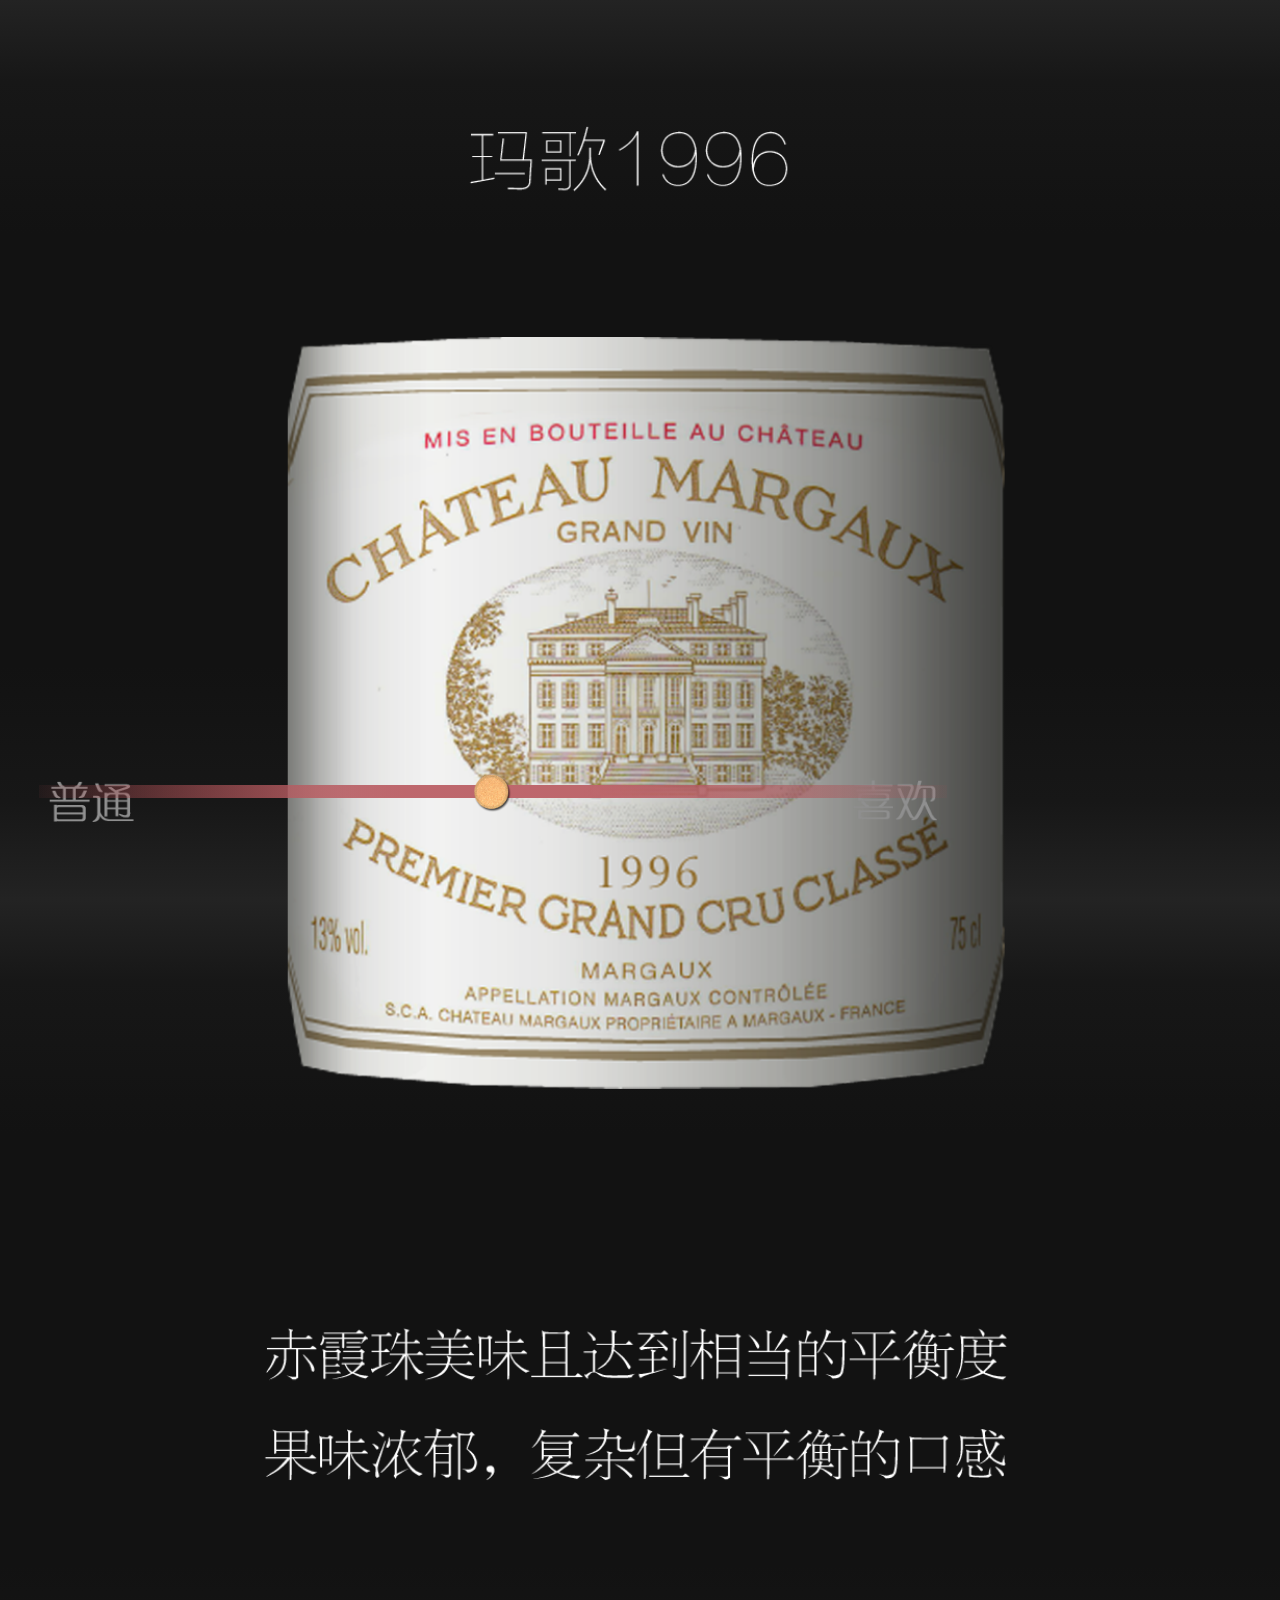
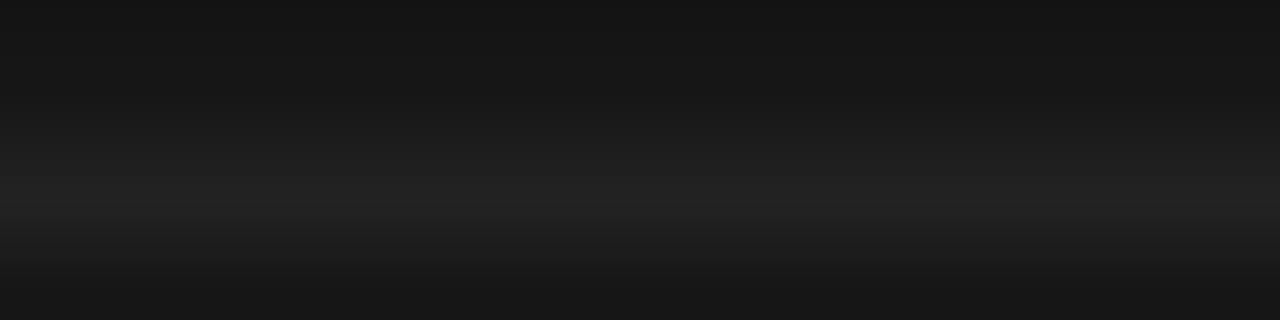
<file: winepages/1996.html>
<!doctype html>
<html lang="en">
<head>
  <meta charset="utf-8">
  <meta http-equiv="x-ua-compatible" content="ie=edge">
  <title>玛歌 1996</title>
  <meta name="description" content="">
  <meta name="viewport" content="width=device-width, initial-scale=1">
  <link rel="apple-touch-icon" href="apple-touch-icon.png">

  <link rel="stylesheet" href="css/lib/foundation/foundation.css">
  <!-- <link rel="stylesheet" href="css/lib/foundation/normalize.css"> -->
  <link rel="stylesheet" href="css/index.css">
  <link rel="stylesheet" href="css/personalresult.css">

</head>
<body data-role="4" >
  <div id="main-content">
    <div id="main-content-container">
      <div id="wine-text-container" class="text-center">
        <img id="wine-text" src="src/bg-1996.png">
      </div>

      <div id="wine-score-container">  
        <div id="wine-score-slider" class="range-slider" data-slider data-options="start: 0; end: 10; step:1">
          <span class="range-slider-handle" role="slider" tabindex="0"></span>
          <span class="range-slider-active-segment"></span>
          <div id="gradient-bg"></div>
          <input type="hidden">
        </div>
        <img id="wine-label" src="src/label.png">
      </div>

    </div>
  </div>


  <div id="s-main-content" class="clearfix">
    <div id="s-header" class="text-center">
      <img src="src/personal/header.png">
    </div>

    <div id="s-score-cotianer" class="text-center clearfix">
      <ul class="small-block-grid-1">
        <li>
          <div class='content-column text-center clearfix'>
            <div class="content-imgs">
               <img class="s-name" src="src/personal/name-2010.png">
               <img class="wine-logo" src="src/logo-2010.png">
            </div>
            <div class="content-score text-center clearfix">
              <div class="score-div-bg">
                <div class="score-div"></div>
              </div>
            </div>
           
          </div>
        </li>

        <li>
          <div class='content-column text-center clearfix'>
            <div class="content-imgs">
               <img class="s-name" src="src/personal/name-2008.png">
               <img class="wine-logo" src="src/logo-2008.png">
            </div>
            <div class="content-score text-center clearfix">
              <div class="score-div-bg">
                <div class="score-div"></div>
              </div>
            </div>
           
          </div>
        </li>

        <li>
          <div class='content-column text-center clearfix'>
            <div class="content-imgs">
               <img class="s-name" src="src/personal/name-2003.png">
               <img class="wine-logo" src="src/logo-2003.png">
            </div>
            <div class="content-score text-center clearfix">
              <div class="score-div-bg">
                <div class="score-div"></div>
              </div>
            </div>
           
          </div>
        </li>

        <li>
          <div class='content-column text-center clearfix'>
            <div class="content-imgs">
               <img class="s-name" src="src/personal/name-2004.png">
               <img class="wine-logo" src="src/logo-2004.png">
            </div>
            <div class="content-score text-center clearfix">
              <div class="score-div-bg">
                <div class="score-div"></div>
              </div>
            </div>
           
          </div>
        </li>

        <li>
          <div class='content-column text-center clearfix'>
            <div class="content-imgs">
               <img class="s-name" src="src/personal/name-1996.png">
               <img class="wine-logo" src="src/logo-1996.png">
            </div>
            <div class="content-score text-center clearfix">
              <div class="score-div-bg">
                <div class="score-div"></div>
              </div>
            </div>
          </div>
        </li>
      </ul>
    </div>

    <div id="s-footer" class="text-center">
      <img src="src/personal/footer.png">
    </div>
  </div>
  <!-- <canvas id="myChart" width="400" height="400"></canvas> -->
  <script src="js/lib/jquery/jquery.js"></script>
  <script src="js/lib/jquery/jquery.cookie.js"></script>
  <script src="js/ServiceHelper.js"></script>
  <script src="js/lib/foundation/foundation.min.js"></script>
  <script src="js/lib/foundation/foundation/foundation.slider.js"></script>

	<script src="js/vote.js"></script>
</body>
</html>
</file>
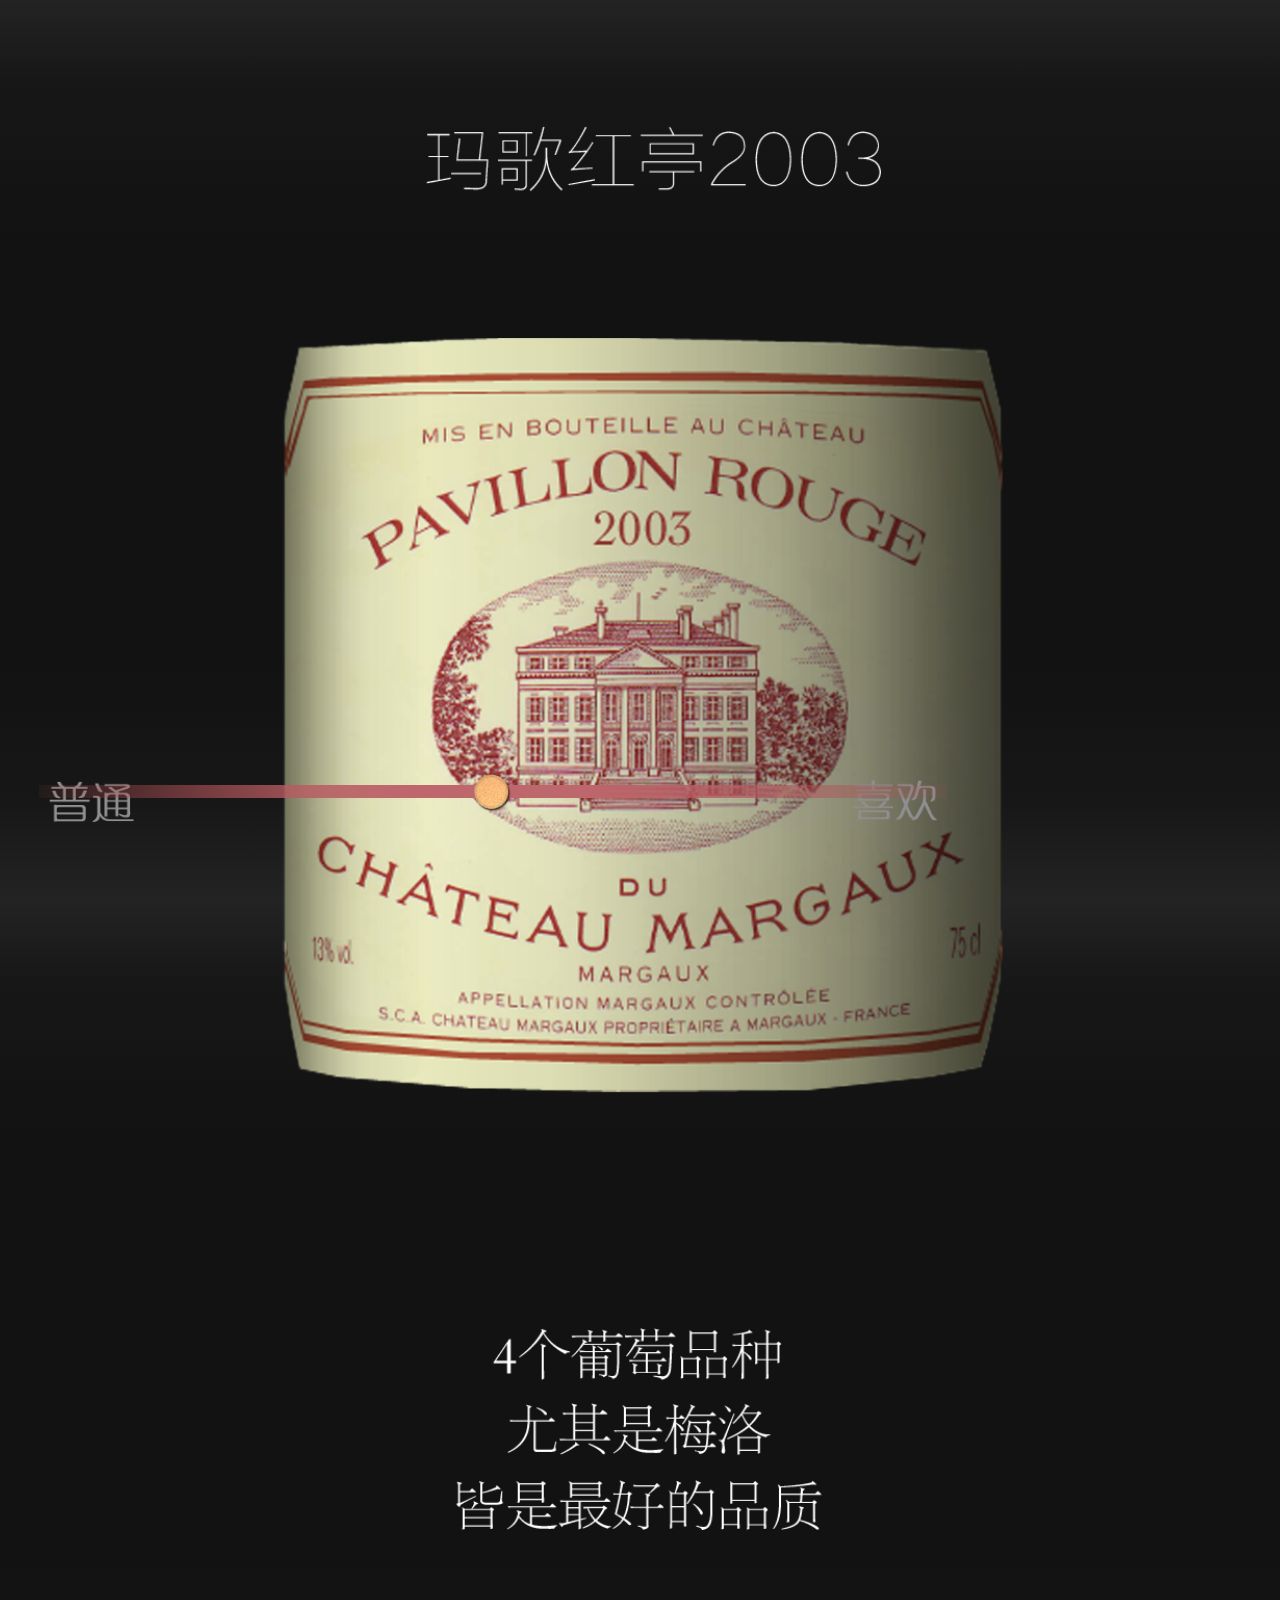
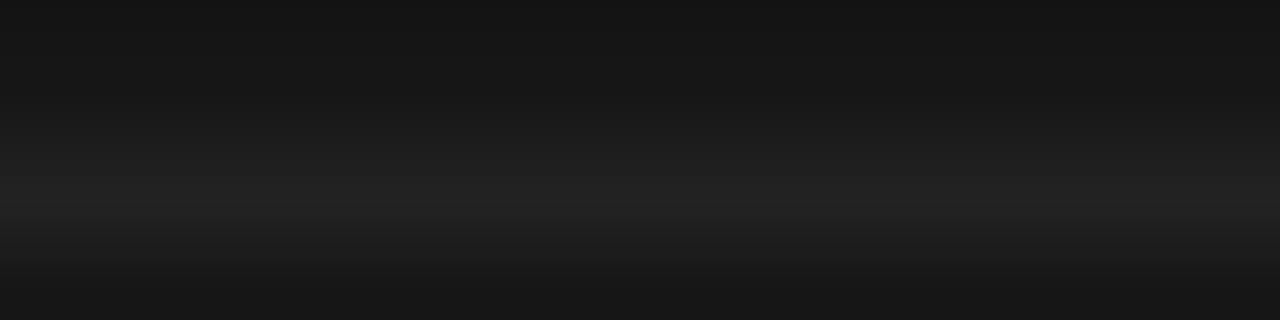
<file: winepages/2003.html>
<!doctype html>
<html lang="en">
<head>
  <meta charset="utf-8">
  <meta http-equiv="x-ua-compatible" content="ie=edge">
  <title>玛歌红亭 2003</title>
  <meta name="description" content="">
  <meta name="viewport" content="width=device-width, initial-scale=1">
  <link rel="apple-touch-icon" href="apple-touch-icon.png">

  <link rel="stylesheet" href="css/lib/foundation/foundation.css">
  <link rel="stylesheet" href="css/lib/foundation/normalize.css">
  <link rel="stylesheet" href="css/index.css">

</head>
<body data-role="2">
  <div id="main-content">
    <div id="main-content-container">
      <div id="wine-text-container" class="text-center">
        <img id="wine-text" src="src/bg-2003.png">
      </div>

      <div id="wine-score-container">  
        <div id="wine-score-slider" class="range-slider" data-slider data-options="start: 0; end: 10; step:1">
          <span class="range-slider-handle" role="slider" tabindex="0"></span>
          <span class="range-slider-active-segment"></span>
          <div id="gradient-bg"></div>
          <input type="hidden">
        </div>
        <img id="wine-label" src="src/label.png">
      </div>

    </div>
  </div>
  <!-- <canvas id="myChart" width="400" height="400"></canvas> -->
  <script src="js/lib/jquery/jquery.js"></script>
  <script src="js/lib/jquery/jquery.cookie.js"></script>
  <script src="js/ServiceHelper.js"></script>
  <script src="js/lib/foundation/foundation.min.js"></script>
  <script src="js/lib/foundation/foundation/foundation.slider.js"></script>

	<script src="js/vote.js"></script>
</body>
</html>
</file>
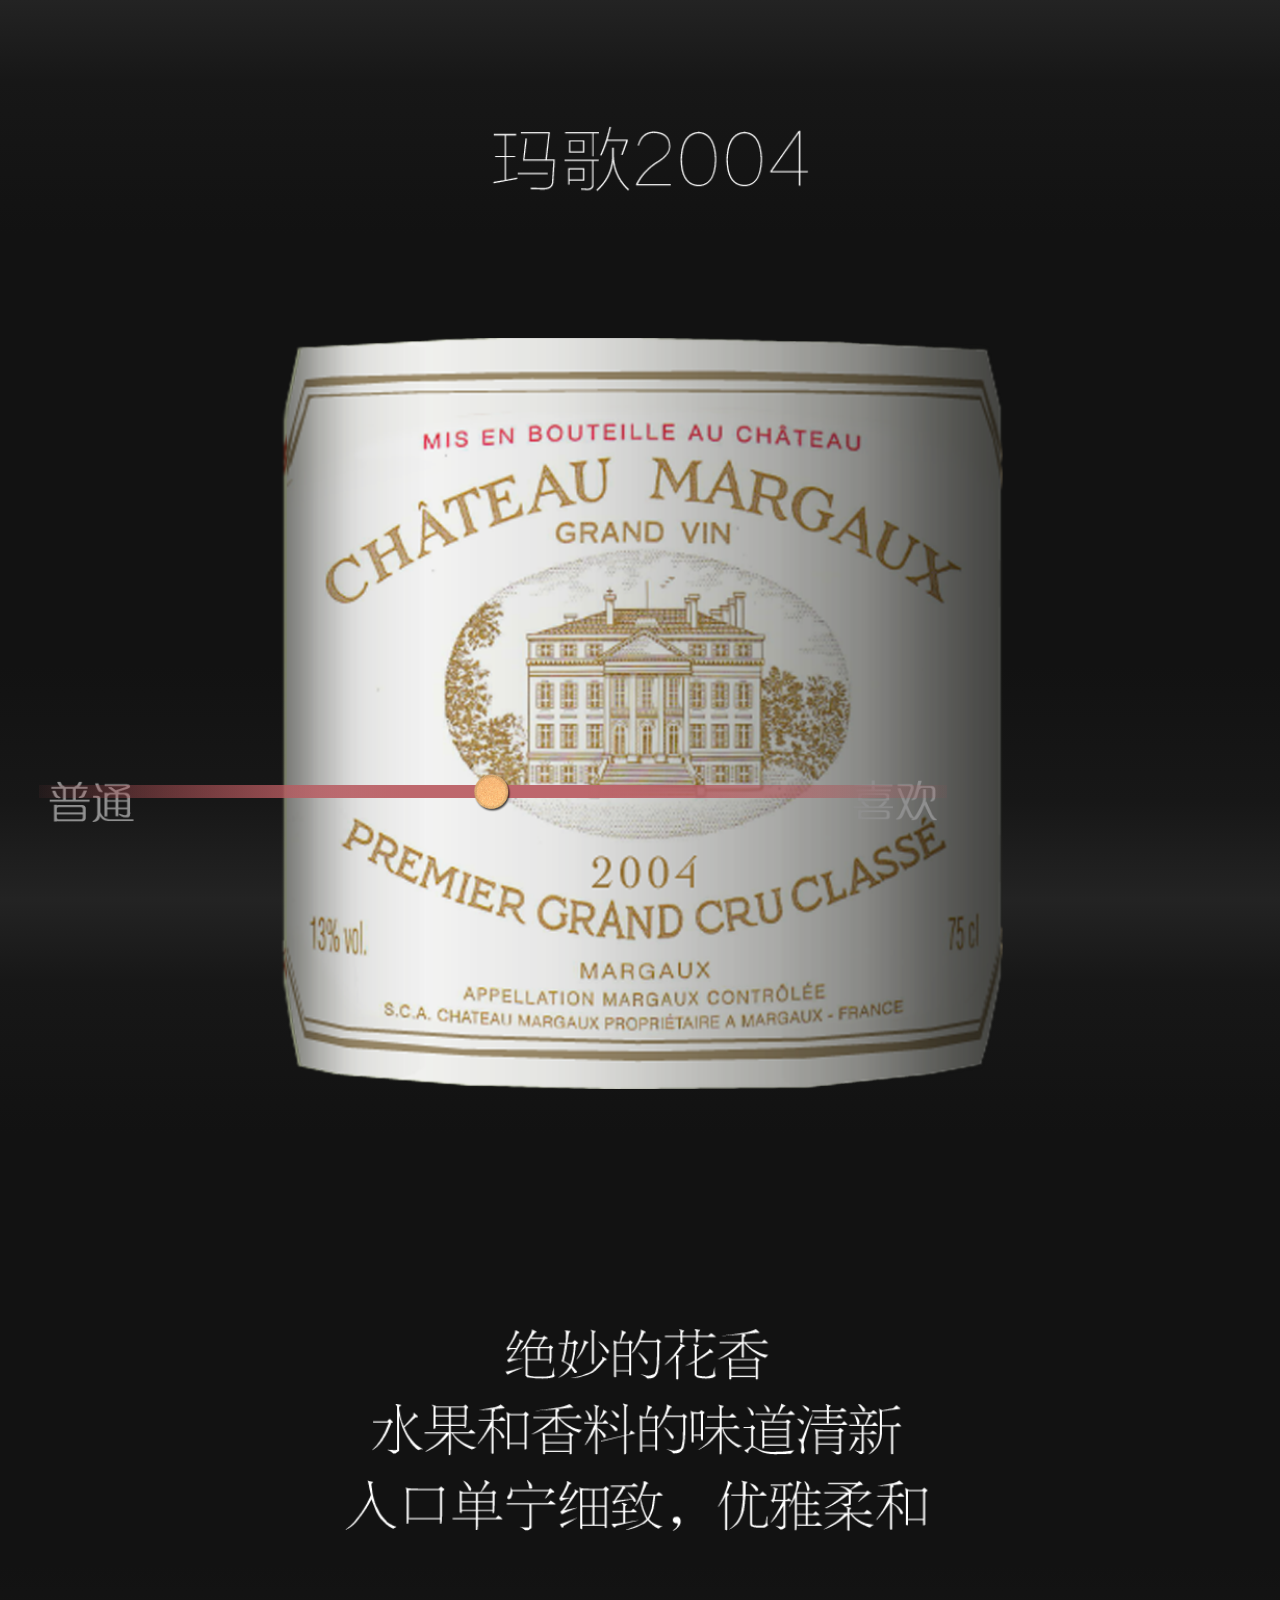
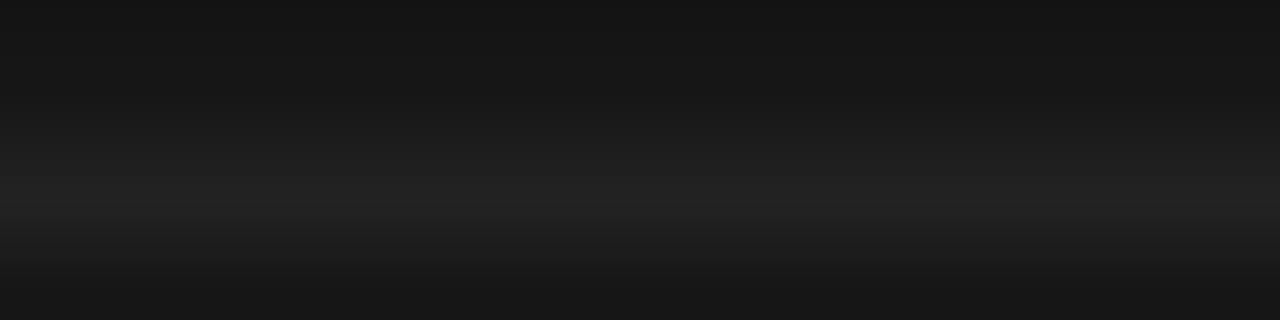
<file: winepages/2004.html>
<!doctype html>
<html lang="en">
<head>
  <meta charset="utf-8">
  <meta http-equiv="x-ua-compatible" content="ie=edge">
  <title>玛歌 2004</title>
  <meta name="description" content="">
  <meta name="viewport" content="width=device-width, initial-scale=1">
  <link rel="apple-touch-icon" href="apple-touch-icon.png">

  <link rel="stylesheet" href="css/lib/foundation/foundation.css">
  <link rel="stylesheet" href="css/lib/foundation/normalize.css">
  <link rel="stylesheet" href="css/index.css">

</head>
<body data-role="3">
  <div id="main-content">
    <div id="main-content-container">
      <div id="wine-text-container" class="text-center">
        <img id="wine-text" src="src/bg-2004.png">
      </div>

      <div id="wine-score-container">  
        <div id="wine-score-slider" class="range-slider" data-slider data-options="start: 0; end: 10; step:1">
          <span class="range-slider-handle" role="slider" tabindex="0"></span>
          <span class="range-slider-active-segment"></span>
          <div id="gradient-bg"></div>
          <input type="hidden">
        </div>
        <img id="wine-label" src="src/label.png">
      </div>

    </div>
  </div>
  <!-- <canvas id="myChart" width="400" height="400"></canvas> -->
  <script src="js/lib/jquery/jquery.js"></script>
  <script src="js/lib/jquery/jquery.cookie.js"></script>
  <script src="js/ServiceHelper.js"></script>
  <script src="js/lib/foundation/foundation.min.js"></script>
  <script src="js/lib/foundation/foundation/foundation.slider.js"></script>

	<script src="js/vote.js"></script>
</body>
</html>
</file>
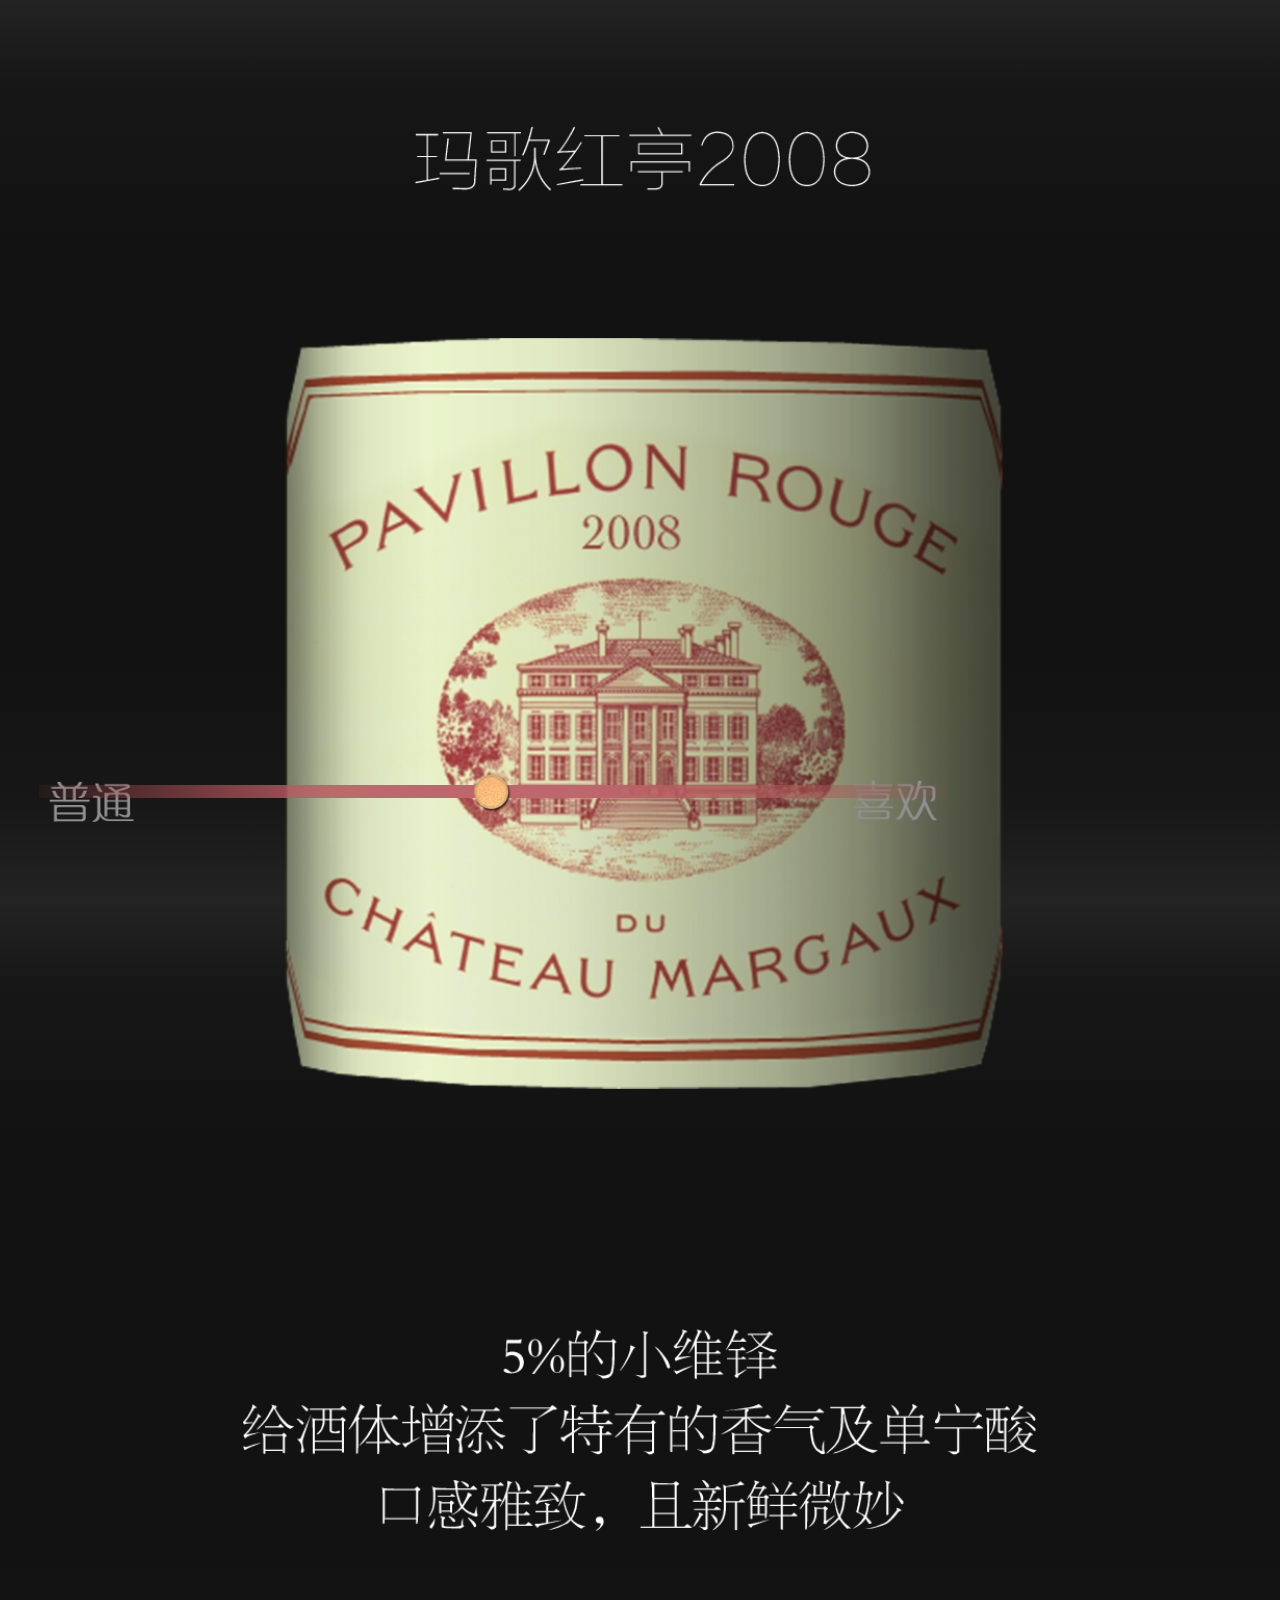
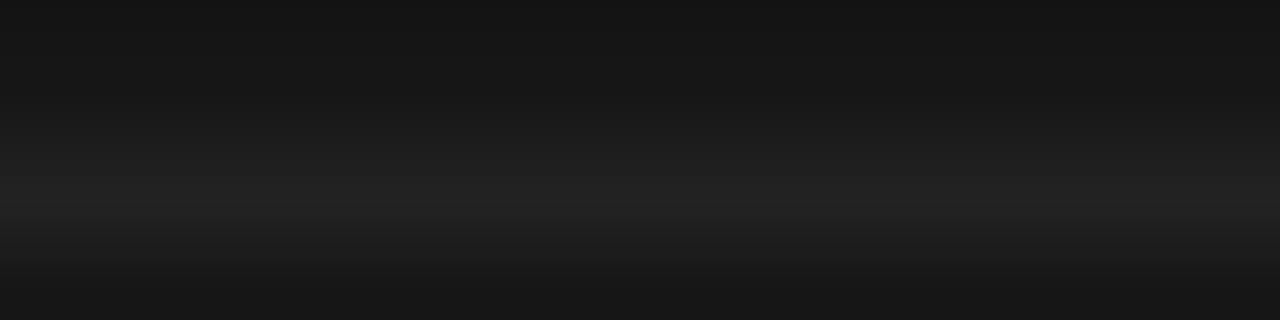
<file: winepages/2008.html>
<!doctype html>
<html lang="en">
<head>
  <meta charset="utf-8">
  <meta http-equiv="x-ua-compatible" content="ie=edge">
  <title>玛歌红亭 2008</title>
  <meta name="description" content="">
  <meta name="viewport" content="width=device-width, initial-scale=1">
  <link rel="apple-touch-icon" href="apple-touch-icon.png">

  <link rel="stylesheet" href="css/lib/foundation/foundation.css">
  <link rel="stylesheet" href="css/lib/foundation/normalize.css">
  <link rel="stylesheet" href="css/index.css">

</head>
<body data-role="1">
  <div id="main-content">
    <div id="main-content-container">
      <div id="wine-text-container" class="text-center">
        <img id="wine-text" src="src/bg-2008.png">
      </div>

      <div id="wine-score-container">  
        <div id="wine-score-slider" class="range-slider" data-slider data-options="start: 0; end: 10; step:1">
          <span class="range-slider-handle" role="slider" tabindex="0"></span>
          <span class="range-slider-active-segment"></span>
          <div id="gradient-bg"></div>
          <input type="hidden">
        </div>
        <img id="wine-label" src="src/label.png">
      </div>

    </div>
  </div>
  <!-- <canvas id="myChart" width="400" height="400"></canvas> -->
  <script src="js/lib/jquery/jquery.js"></script>
  <script src="js/lib/jquery/jquery.cookie.js"></script>
  <script src="js/ServiceHelper.js"></script>
  <script src="js/lib/foundation/foundation.min.js"></script>
  <script src="js/lib/foundation/foundation/foundation.slider.js"></script>

	<script src="js/vote.js"></script>
</body>
</html>
</file>
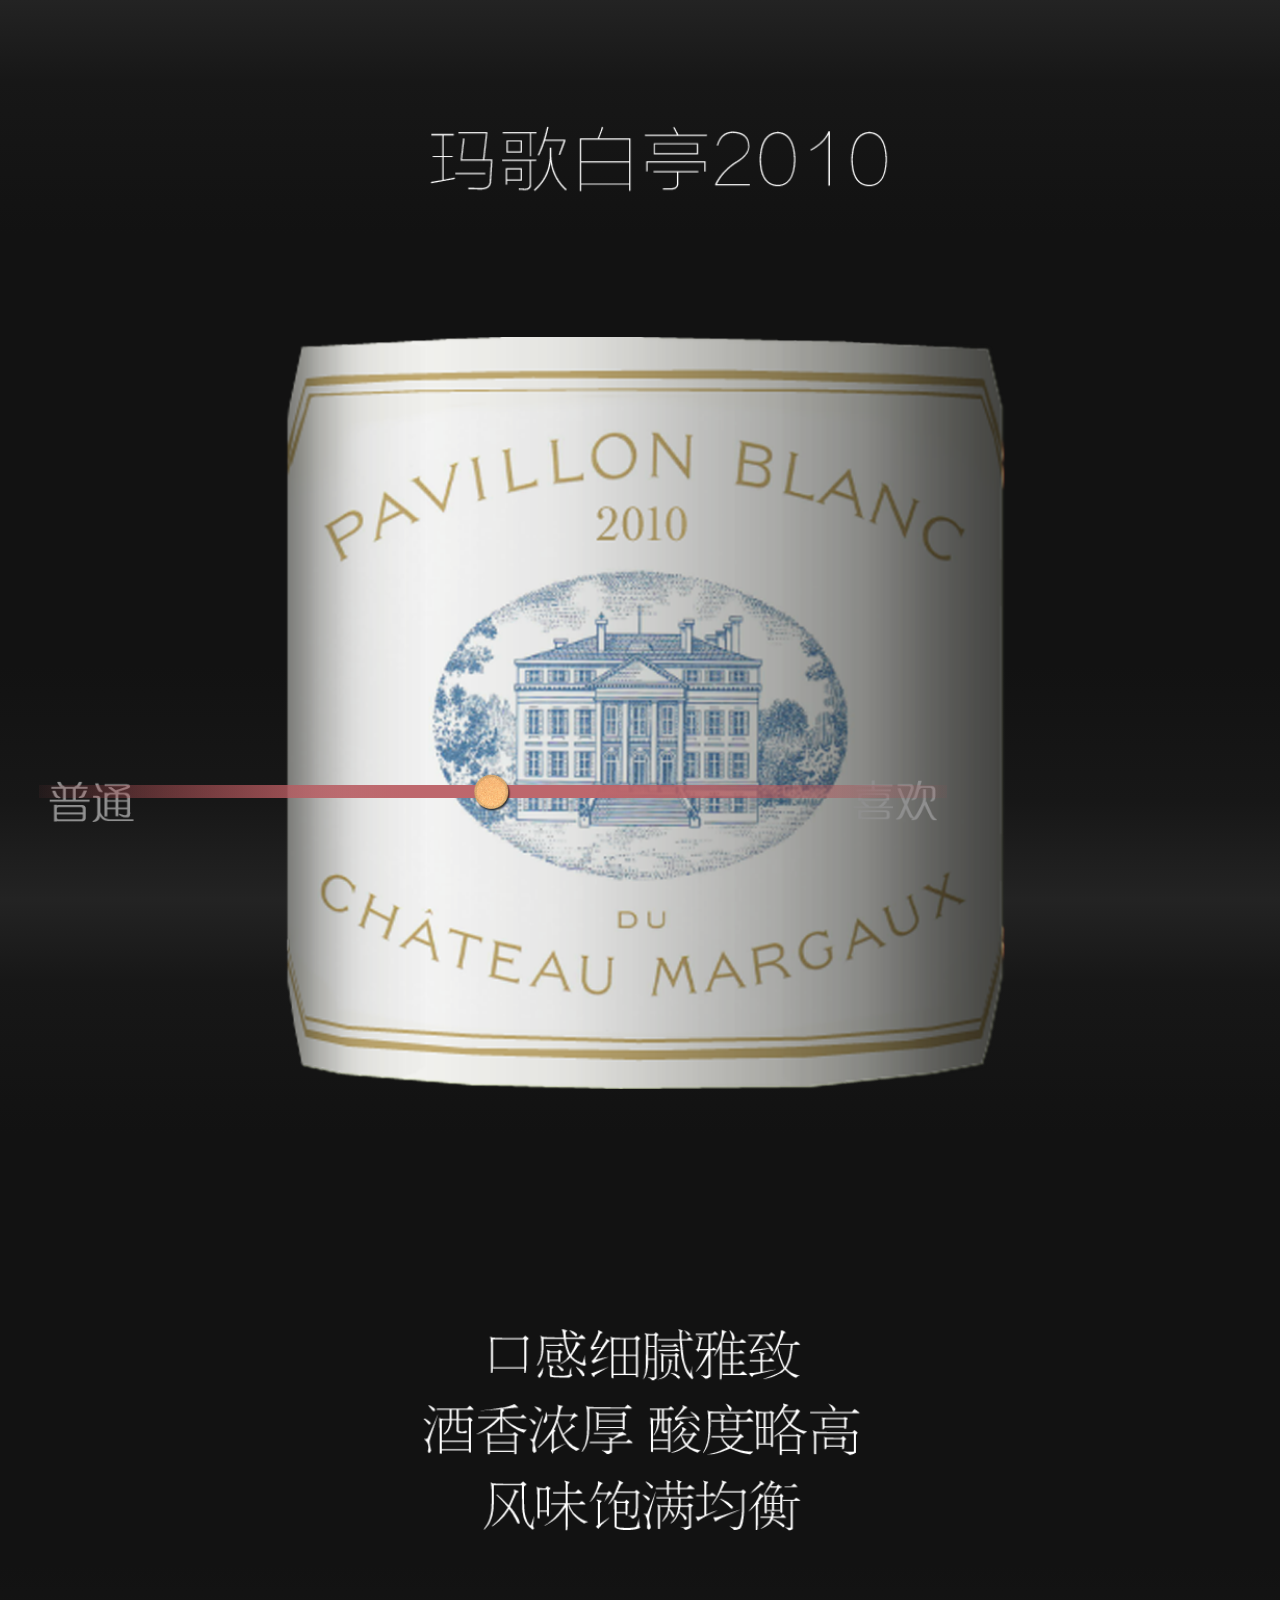
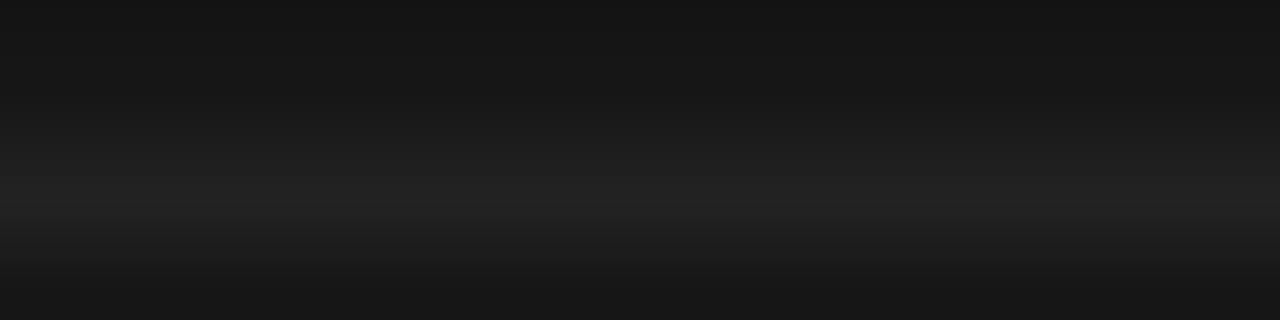
<file: winepages/2010.html>
<!doctype html>
<html lang="en">
<head>
  <meta charset="utf-8">
  <meta http-equiv="x-ua-compatible" content="ie=edge">
  <title>玛歌白亭 2010</title>
  <meta name="description" content="">
  <meta name="viewport" content="width=device-width, initial-scale=1">
  <link rel="apple-touch-icon" href="apple-touch-icon.png">

  <link rel="stylesheet" href="css/lib/foundation/foundation.css">
  <link rel="stylesheet" href="css/lib/foundation/normalize.css">
  <link rel="stylesheet" href="css/index.css">
  <!-- <link rel="stylesheet" href="css/personalresult.css"> -->


</head>
<!-- final page -->
<body data-role="0" >
  <div id="main-content">
    <div id="main-content-container">
      <div id="wine-text-container" class="text-center">
        <img id="wine-text" src="src/bg-2010.png">
      </div>

      <div id="wine-score-container">  
        <div id="wine-score-slider" class="range-slider" data-slider data-options="start: 0; end: 10; step:1">
          <span class="range-slider-handle" role="slider" tabindex="0"></span>
          <span class="range-slider-active-segment"></span>
          <div id="gradient-bg"></div>
          <input type="hidden">
        </div>
        <img id="wine-label" src="src/label.png">
      </div>

    </div>
  </div>

  <!-- <div id="s-main-content">
    <div id="s-header" class="text-center">
      <img src="src/personal/header.png">
    </div>

    <div id="s-score-cotianer" class="text-center">
      <ul class="small-block-grid-5">
        <li>
          <div class='content-column text-center'>
            <img src="src/logo-1996.png">
            <div class="score-div-bg">
              <div class="score-div"></div>
            </div>
            <img class="s-name" src="src/personal/name-1996.png">
          </div>
        </li>
        <li>
          <div class='content-column text-center'>
            <img src="src/logo-2003.png">
            <div class="score-div-bg">
              <div class="score-div"></div>
            </div>
            <img class="s-name" src="src/personal/name-2003.png">
          </div>
        </li>
        <li>
          <div class='content-column text-center'>
            <img src="src/logo-2004.png">
            <div class="score-div-bg">
              <div class="score-div"></div>
            </div>
            <img class="s-name" src="src/personal/name-2004.png">
          </div>
        </li>
        <li>
          <div class='content-column text-center'>
            <img src="src/logo-2008.png">
            <div class="score-div-bg">
              <div class="score-div"></div>
            </div>
            <img class="s-name" src="src/personal/name-2008.png">
          </div>
        </li>
        <li>
          <div class='content-column text-center'>
            <img src="src/logo-2010.png">
            <div class="score-div-bg">
              <div class="score-div"></div>
            </div>
            <img class="s-name" src="src/personal/name-2010.png">
          </div>
        </li>

      </ul>
    </div>

    <div id="s-logo" class="text-center">
      <img src="src/personal/logo.png">
    </div>

    <div id="s-footer" class="text-center">
      <img src="src/personal/footer.png">
    </div>
  </div> -->
  <!-- <canvas id="myChart" width="400" height="400"></canvas> -->
  <script src="js/lib/jquery/jquery.js"></script>
  <script src="js/lib/jquery/jquery.cookie.js"></script>
  <script src="js/ServiceHelper.js"></script>
  <script src="js/lib/foundation/foundation.min.js"></script>
  <script src="js/lib/foundation/foundation/foundation.slider.js"></script>

	<script src="js/vote.js"></script>
</body>
</html>
</file>
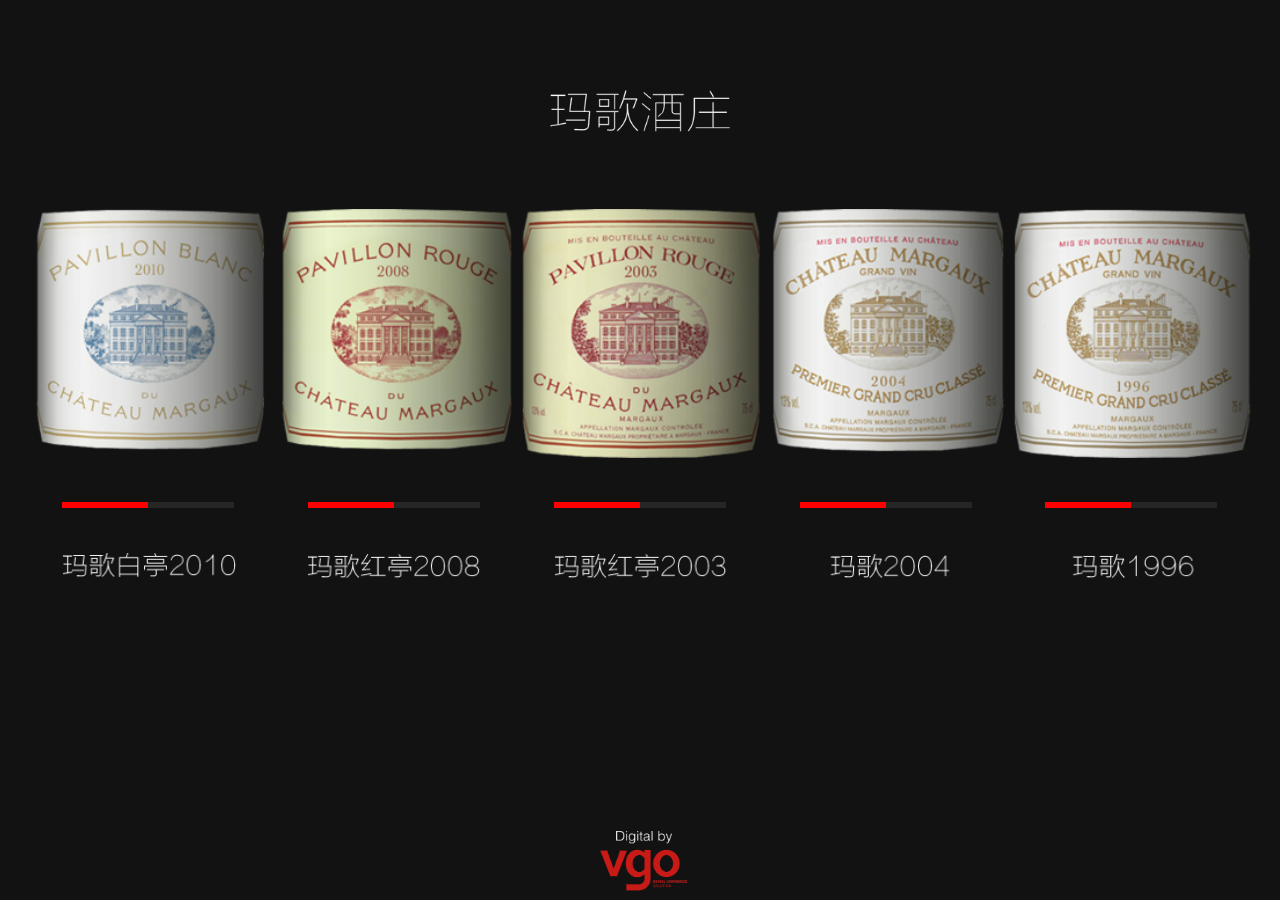
<file: winepages/averageresult.html>
<!doctype html>
<html lang="en">
  <head>
    <meta charset="utf-8">
    <meta http-equiv="x-ua-compatible" content="ie=edge">
    <title>玛歌酒庄</title>
    <meta name="description" content="">
    <meta name="viewport" content="width=device-width, initial-scale=1">
    <link rel="apple-touch-icon" href="apple-touch-icon.png">
    
    <link rel="stylesheet" href="css/lib/foundation/foundation.css">
    <link rel="stylesheet" href="css/lib/foundation/normalize.css">
    <link rel="stylesheet" href="css/averageresult.css">

  </head>
  <body>
    <div id="s-main-content">
      <div id="s-header" class="text-center">
        <img src="src/personal/header.png">
      </div>

      <div id="s-score-cotianer" class="text-center">
        <ul class="small-block-grid-5">
          <li>
            <div class='content-column text-center'>
              <img src="src/logo-2010.png">
              <div class="score-div-bg">
                <div class="score-div"></div>
              </div>
              <img class="s-name" src="src/personal/name-2010.png">
            </div>
          </li>

          <li>
            <div class='content-column text-center'>
              <img src="src/logo-2008.png">
              <div class="score-div-bg">
                <div class="score-div"></div>
              </div>
              <img class="s-name" src="src/personal/name-2008.png">
            </div>
          </li>
          
          <li>
            <div class='content-column text-center'>
              <img src="src/logo-2003.png">
              <div class="score-div-bg">
                <div class="score-div"></div>
              </div>
              <img class="s-name" src="src/personal/name-2003.png">
            </div>
          </li>

          <li>
            <div class='content-column text-center'>
              <img src="src/logo-2004.png">
              <div class="score-div-bg">
                <div class="score-div"></div>
              </div>
              <img class="s-name" src="src/personal/name-2004.png">
            </div>
          </li>

          <li>
            <div class='content-column text-center'>
              <img src="src/logo-1996.png">
              <div id="width-standard" class="score-div-bg">
                <div class="score-div"></div>
              </div>
              <img class="s-name" src="src/personal/name-1996.png">
            </div>
          </li>
        </ul>
      </div>

      <div id="s-footer" class="text-center">
        <img src="src/personal/footer.png">
      </div>

    </div>
    <!-- <canvas id="myChart" width="400" height="400"></canvas> -->
    <script src="js/lib/jquery/jquery.js"></script>
    <script src="js/ServiceHelper.js"></script>

    <script src="js/lib/foundation/foundation.min.js"></script>
    <script src="js/lib/foundation/foundation/foundation.slider.js"></script>
    <script src="js/averageresult.js"></script>
    

  </body>
</html>
</file>
<file: winepages/css/index.css>
html {
	height: 100%;
}

body {
	margin: 0;
	padding: 0;

	height: 100%;
	background: rgb(35,35,35); /* Old browsers */
	background: -moz-linear-gradient(top,  rgba(35,35,35,1) 0%, rgba(23,23,23,1) 9%, rgba(18,18,18,1) 26%, rgba(18,18,18,1) 50%, rgba(18,18,18,1) 74%, rgba(18,18,18,1) 74%, rgba(23,23,23,1) 89%, rgba(35,35,35,1) 100%); /* FF3.6+ */
	background: -webkit-gradient(linear, left top, left bottom, color-stop(0%,rgba(35,35,35,1)), color-stop(9%,rgba(23,23,23,1)), color-stop(26%,rgba(18,18,18,1)), color-stop(50%,rgba(18,18,18,1)), color-stop(74%,rgba(18,18,18,1)), color-stop(74%,rgba(18,18,18,1)), color-stop(89%,rgba(23,23,23,1)), color-stop(100%,rgba(35,35,35,1))); /* Chrome,Safari4+ */
	background: -webkit-linear-gradient(top,  rgba(35,35,35,1) 0%,rgba(23,23,23,1) 9%,rgba(18,18,18,1) 26%,rgba(18,18,18,1) 50%,rgba(18,18,18,1) 74%,rgba(18,18,18,1) 74%,rgba(23,23,23,1) 89%,rgba(35,35,35,1) 100%); /* Chrome10+,Safari5.1+ */
	background: -o-linear-gradient(top,  rgba(35,35,35,1) 0%,rgba(23,23,23,1) 9%,rgba(18,18,18,1) 26%,rgba(18,18,18,1) 50%,rgba(18,18,18,1) 74%,rgba(18,18,18,1) 74%,rgba(23,23,23,1) 89%,rgba(35,35,35,1) 100%); /* Opera 11.10+ */
	background: -ms-linear-gradient(top,  rgba(35,35,35,1) 0%,rgba(23,23,23,1) 9%,rgba(18,18,18,1) 26%,rgba(18,18,18,1) 50%,rgba(18,18,18,1) 74%,rgba(18,18,18,1) 74%,rgba(23,23,23,1) 89%,rgba(35,35,35,1) 100%); /* IE10+ */
	background: linear-gradient(to bottom,  rgba(35,35,35,1) 0%,rgba(23,23,23,1) 9%,rgba(18,18,18,1) 26%,rgba(18,18,18,1) 50%,rgba(18,18,18,1) 74%,rgba(18,18,18,1) 74%,rgba(23,23,23,1) 89%,rgba(35,35,35,1) 100%); /* W3C */
	filter: progid:DXImageTransform.Microsoft.gradient( startColorstr='#232323', endColorstr='#232323',GradientType=0 ); /* IE6-9 */
}

.personal-bg {

	background: rgb(18,18,18); /* Old browsers */
	background: -moz-linear-gradient(top,  rgba(18,18,18,1) 0%, rgba(18,18,18,1) 69%, rgba(26,26,26,1) 86%, rgba(26,26,26,1) 86%, rgba(36,36,36,1) 96%, rgba(38,38,38,1) 100%); /* FF3.6+ */
	background: -webkit-gradient(linear, left top, left bottom, color-stop(0%,rgba(18,18,18,1)), color-stop(69%,rgba(18,18,18,1)), color-stop(86%,rgba(26,26,26,1)), color-stop(86%,rgba(26,26,26,1)), color-stop(96%,rgba(36,36,36,1)), color-stop(100%,rgba(38,38,38,1))); /* Chrome,Safari4+ */
	background: -webkit-linear-gradient(top,  rgba(18,18,18,1) 0%,rgba(18,18,18,1) 69%,rgba(26,26,26,1) 86%,rgba(26,26,26,1) 86%,rgba(36,36,36,1) 96%,rgba(38,38,38,1) 100%); /* Chrome10+,Safari5.1+ */
	background: -o-linear-gradient(top,  rgba(18,18,18,1) 0%,rgba(18,18,18,1) 69%,rgba(26,26,26,1) 86%,rgba(26,26,26,1) 86%,rgba(36,36,36,1) 96%,rgba(38,38,38,1) 100%); /* Opera 11.10+ */
	background: -ms-linear-gradient(top,  rgba(18,18,18,1) 0%,rgba(18,18,18,1) 69%,rgba(26,26,26,1) 86%,rgba(26,26,26,1) 86%,rgba(36,36,36,1) 96%,rgba(38,38,38,1) 100%); /* IE10+ */
	background: linear-gradient(to bottom,  rgba(18,18,18,1) 0%,rgba(18,18,18,1) 69%,rgba(26,26,26,1) 86%,rgba(26,26,26,1) 86%,rgba(36,36,36,1) 96%,rgba(38,38,38,1) 100%); /* W3C */
	filter: progid:DXImageTransform.Microsoft.gradient( startColorstr='#121212', endColorstr='#262626',GradientType=0 ); /* IE6-9 */
}


#main-content {
	/*width: 100%;*/
	height: 100%;
	/*display: none;*/
	background: rgb(35,35,35); /* Old browsers */
	background: -moz-linear-gradient(top,  rgba(35,35,35,1) 0%, rgba(23,23,23,1) 9%, rgba(18,18,18,1) 26%, rgba(18,18,18,1) 50%, rgba(18,18,18,1) 74%, rgba(18,18,18,1) 74%, rgba(23,23,23,1) 89%, rgba(35,35,35,1) 100%); /* FF3.6+ */
	background: -webkit-gradient(linear, left top, left bottom, color-stop(0%,rgba(35,35,35,1)), color-stop(9%,rgba(23,23,23,1)), color-stop(26%,rgba(18,18,18,1)), color-stop(50%,rgba(18,18,18,1)), color-stop(74%,rgba(18,18,18,1)), color-stop(74%,rgba(18,18,18,1)), color-stop(89%,rgba(23,23,23,1)), color-stop(100%,rgba(35,35,35,1))); /* Chrome,Safari4+ */
	background: -webkit-linear-gradient(top,  rgba(35,35,35,1) 0%,rgba(23,23,23,1) 9%,rgba(18,18,18,1) 26%,rgba(18,18,18,1) 50%,rgba(18,18,18,1) 74%,rgba(18,18,18,1) 74%,rgba(23,23,23,1) 89%,rgba(35,35,35,1) 100%); /* Chrome10+,Safari5.1+ */
	background: -o-linear-gradient(top,  rgba(35,35,35,1) 0%,rgba(23,23,23,1) 9%,rgba(18,18,18,1) 26%,rgba(18,18,18,1) 50%,rgba(18,18,18,1) 74%,rgba(18,18,18,1) 74%,rgba(23,23,23,1) 89%,rgba(35,35,35,1) 100%); /* Opera 11.10+ */
	background: -ms-linear-gradient(top,  rgba(35,35,35,1) 0%,rgba(23,23,23,1) 9%,rgba(18,18,18,1) 26%,rgba(18,18,18,1) 50%,rgba(18,18,18,1) 74%,rgba(18,18,18,1) 74%,rgba(23,23,23,1) 89%,rgba(35,35,35,1) 100%); /* IE10+ */
	background: linear-gradient(to bottom,  rgba(35,35,35,1) 0%,rgba(23,23,23,1) 9%,rgba(18,18,18,1) 26%,rgba(18,18,18,1) 50%,rgba(18,18,18,1) 74%,rgba(18,18,18,1) 74%,rgba(23,23,23,1) 89%,rgba(35,35,35,1) 100%); /* W3C */
	filter: progid:DXImageTransform.Microsoft.gradient( startColorstr='#232323', endColorstr='#232323',GradientType=0 ); /* IE6-9 */
}

#main-content-container {

	/*width: 100%;*/
	/*height: 100%;*/
	/*height: 1000px;*/
	/*background-image: url(../src/testbg.png);
	background-repeat:no-repeat;
	background-position:center 10px;
	background-size:contain;*/
}

#wine-text-container {
	/*position: relative;*/
	overflow: hidden;
}

#wine-text {
	/*height: 10%;*/
	width: 69%;
	margin-top: -6%;
}

#wine-score-container {
	position: absolute;
	top: 85%;
}

#wine-score-slider {
	margin-left: 4%;
	width: 92%;

	/*width: 90%;*/
	/*background: -moz-linear-gradient(left,  rgba(62,51,53,0.3) 0%, rgba(169,105,116,1) 6%, rgba(223,132,147,1) 9%, rgba(208,107,119,1) 23%, rgba(191,81,90,1) 40%, rgba(172,52,58,1) 56%, rgba(154,23,26,1) 73%, rgba(115,11,11,1) 87%, rgba(88,19,19,1) 92%, rgba(46,31,31,0.3) 100%);
	background: -webkit-gradient(linear, left top, right top, color-stop(0%,rgba(62,51,53,0.3)), color-stop(6%,rgba(169,105,116,1)), color-stop(9%,rgba(223,132,147,1)), color-stop(23%,rgba(208,107,119,1)), color-stop(40%,rgba(191,81,90,1)), color-stop(56%,rgba(172,52,58,1)), color-stop(73%,rgba(154,23,26,1)), color-stop(87%,rgba(115,11,11,1)), color-stop(92%,rgba(88,19,19,1)), color-stop(100%,rgba(46,31,31,0.3))); 
	background: -webkit-linear-gradient(left,  rgba(62,51,53,0.3) 0%,rgba(169,105,116,1) 6%,rgba(223,132,147,1) 9%,rgba(208,107,119,1) 23%,rgba(191,81,90,1) 40%,rgba(172,52,58,1) 56%,rgba(154,23,26,1) 73%,rgba(115,11,11,1) 87%,rgba(88,19,19,1) 92%,rgba(46,31,31,0.3) 100%); 
	background: -o-linear-gradient(left,  rgba(62,51,53,0.3) 0%,rgba(169,105,116,1) 6%,rgba(223,132,147,1) 9%,rgba(208,107,119,1) 23%,rgba(191,81,90,1) 40%,rgba(172,52,58,1) 56%,rgba(154,23,26,1) 73%,rgba(115,11,11,1) 87%,rgba(88,19,19,1) 92%,rgba(46,31,31,0.3) 100%); 
	background: -ms-linear-gradient(left,  rgba(62,51,53,0.3) 0%,rgba(169,105,116,1) 6%,rgba(223,132,147,1) 9%,rgba(208,107,119,1) 23%,rgba(191,81,90,1) 40%,rgba(172,52,58,1) 56%,rgba(154,23,26,1) 73%,rgba(115,11,11,1) 87%,rgba(88,19,19,1) 92%,rgba(46,31,31,0.3) 100%); 
	background: linear-gradient(to right,  rgba(62,51,53,0.3) 0%,rgba(169,105,116,1) 6%,rgba(223,132,147,1) 9%,rgba(208,107,119,1) 23%,rgba(191,81,90,1) 40%,rgba(172,52,58,1) 56%,rgba(154,23,26,1) 73%,rgba(115,11,11,1) 87%,rgba(88,19,19,1) 92%,rgba(46,31,31,0.3) 100%); */

	background: -moz-linear-gradient(left,  rgba(131,9,11,0.05) 0%, rgba(131,9,11,1) 40%, rgba(131,9,11,1) 60%, rgba(131,9,11,0.05) 100%); /* FF3.6+ */
	background: -webkit-gradient(linear, left top, right top, color-stop(0%,rgba(131,9,11,0.05)), color-stop(40%,rgba(131,9,11,1)), color-stop(60%,rgba(131,9,11,1)), color-stop(100%,rgba(131,9,11,0.05))); /* Chrome,Safari4+ */
	background: -webkit-linear-gradient(left,  rgba(131,9,11,0.05) 0%,rgba(131,9,11,1) 40%,rgba(131,9,11,1) 60%,rgba(131,9,11,0.05) 100%); /* Chrome10+,Safari5.1+ */
	background: -o-linear-gradient(left,  rgba(131,9,11,0.05) 0%,rgba(131,9,11,1) 40%,rgba(131,9,11,1) 60%,rgba(131,9,11,0.05) 100%); /* Opera 11.10+ */
	background: -ms-linear-gradient(left,  rgba(131,9,11,0.05) 0%,rgba(131,9,11,1) 40%,rgba(131,9,11,1) 60%,rgba(131,9,11,0.05) 100%); /* IE10+ */
	background: linear-gradient(to right,  rgba(131,9,11,0.05) 0%,rgba(131,9,11,1) 40%,rgba(131,9,11,1) 60%,rgba(131,9,11,0.05) 100%); /* W3C */
	filter: progid:DXImageTransform.Microsoft.gradient( startColorstr='#3383090b', endColorstr='#3383090b',GradientType=1 ); /* IE6-9 */
	border: 0;
	height: 0.8em;
}

#gradient-bg {
	width: 100%;
	height: 0.8em;

	background: -moz-linear-gradient(left,  rgba(248,197,206,0.05) 0%, rgba(248,197,206,1) 40%, rgba(248,197,206,1) 60%, rgba(248,197,206,0.05) 100%); /* FF3.6+ */
	background: -webkit-gradient(linear, left top, right top, color-stop(0%,rgba(248,197,206,0.05)), color-stop(40%,rgba(248,197,206,1)), color-stop(60%,rgba(248,197,206,1)), color-stop(100%,rgba(248,197,206,0.05))); /* Chrome,Safari4+ */
	background: -webkit-linear-gradient(left,  rgba(248,197,206,0.05) 0%,rgba(248,197,206,1) 40%,rgba(248,197,206,1) 60%,rgba(248,197,206,0.05) 100%); /* Chrome10+,Safari5.1+ */
	background: -o-linear-gradient(left,  rgba(248,197,206,0.05) 0%,rgba(248,197,206,1) 40%,rgba(248,197,206,1) 60%,rgba(248,197,206,0.05) 100%); /* Opera 11.10+ */
	background: -ms-linear-gradient(left,  rgba(248,197,206,0.05) 0%,rgba(248,197,206,1) 40%,rgba(248,197,206,1) 60%,rgba(248,197,206,0.05) 100%); /* IE10+ */
	background: linear-gradient(to right,  rgba(248,197,206,0.05) 0%,rgba(248,197,206,1) 40%,rgba(248,197,206,1) 60%,rgba(248,197,206,0.05) 100%); /* W3C */
	filter: progid:DXImageTransform.Microsoft.gradient( startColorstr='#0dda8594', endColorstr='#0dda8594',GradientType=1 ); /* IE6-9 */


	/*opacity: 0.3;*/
}

#wine-score-slider .range-slider-handle {
	background-image: url(../src/handlebutton.png);
	background-repeat:no-repeat;
	background-position:center 0;
	background-size:cover;

	top: -0.8em;
	height: 2.5em;
	width: 2.5em;
	background-color: transparent;
}

#wine-score-slider .range-slider-active-segment {
	display: none;
}

#wine-label {
	margin-left: 5%;
	width: 90%;
	margin-top: -6%;
}
</file>
<file: winepages/css/personalresult.css>
#s-main-content {
	width: 100%;
	display: none;
	position: absolute;
	top: 0;
	opacity: 0;
	background: rgb(18,18,18); /* Old browsers */
	background: -moz-linear-gradient(top,  rgba(18,18,18,1) 0%, rgba(18,18,18,1) 69%, rgba(26,26,26,1) 86%, rgba(26,26,26,1) 86%, rgba(36,36,36,1) 96%, rgba(38,38,38,1) 100%); /* FF3.6+ */
	background: -webkit-gradient(linear, left top, left bottom, color-stop(0%,rgba(18,18,18,1)), color-stop(69%,rgba(18,18,18,1)), color-stop(86%,rgba(26,26,26,1)), color-stop(86%,rgba(26,26,26,1)), color-stop(96%,rgba(36,36,36,1)), color-stop(100%,rgba(38,38,38,1))); /* Chrome,Safari4+ */
	background: -webkit-linear-gradient(top,  rgba(18,18,18,1) 0%,rgba(18,18,18,1) 69%,rgba(26,26,26,1) 86%,rgba(26,26,26,1) 86%,rgba(36,36,36,1) 96%,rgba(38,38,38,1) 100%); /* Chrome10+,Safari5.1+ */
	background: -o-linear-gradient(top,  rgba(18,18,18,1) 0%,rgba(18,18,18,1) 69%,rgba(26,26,26,1) 86%,rgba(26,26,26,1) 86%,rgba(36,36,36,1) 96%,rgba(38,38,38,1) 100%); /* Opera 11.10+ */
	background: -ms-linear-gradient(top,  rgba(18,18,18,1) 0%,rgba(18,18,18,1) 69%,rgba(26,26,26,1) 86%,rgba(26,26,26,1) 86%,rgba(36,36,36,1) 96%,rgba(38,38,38,1) 100%); /* IE10+ */
	background: linear-gradient(to bottom,  rgba(18,18,18,1) 0%,rgba(18,18,18,1) 69%,rgba(26,26,26,1) 86%,rgba(26,26,26,1) 86%,rgba(36,36,36,1) 96%,rgba(38,38,38,1) 100%); /* W3C */
	filter: progid:DXImageTransform.Microsoft.gradient( startColorstr='#121212', endColorstr='#262626',GradientType=0 );
}

#s-main-content ul {
	margin: 0;
	margin-bottom: 10%;
}

#s-main-content ul li {
  /*border-left: 1px solid black;*/
  padding: 0; 
  width: 100%;

  margin-bottom: 4%;
}

.content-column {
	width: 100%;
}

.content-imgs {
	float: left;
	width: 40%;
}

.content-imgs  .wine-logo {
	width: 50%;
}

.content-imgs .s-name {
	width: 60%;
	margin-bottom: 8%;

}

.content-score {
	float: left;
	width: 60%;
	margin-top: 13%;
}

.score-div-bg {
	height: 3px;
	width: 80%;
	/*margin-top: 25%;*/
	/*margin-left: 13%;*/
	background-color: #262625;
}

.score-div {
	height: 3px;
	width: 50%;
	/*margin-top: 25%;*/
	/*margin-left: 13%;*/
	background-color: #ff0000;
}

#s-header {
	margin-top: 10%;
	margin-bottom: 12%;
}

#s-header img {
	width: 25%;
}

#s-logo {
	margin-top: 12%;
	margin-bottom: 12%;
}

#s-logo img {
	width: 40%;
}

#s-footer {
	width: 100%;
	/*position: absolute;*/
	/*top: 90%;*/
	/*margin-bottom: 12%;*/
}

#s-footer img {
	width: 25%;
}
</file>
<file: winepages/css/averageresult.css>
body {
	margin: 0;
	padding: 0;
	background-color: #121212;
}

#s-main-content {
	/*width: 100%;*/
	height: 100%;

}

#s-main-content ul {
	margin: 0;
	margin-left: 2%;
	margin-right: 2%;
	/*margin-bottom: 28%;*/
}

#s-main-content ul li {
	padding: 0
}

.content-column {

}

.content-column img {
  /*width: 80%;*/
  width: 100%;
}

.content-column .s-name {
	width: 75%;
	margin-top: 18%;

}

.score-div-bg {
	height: 6px;
	width: 70%;
	margin-top: 18%;
	margin-left: 15%;
	background-color: #262625;
}

.score-div {
	height: 6px;
	width: 50%;
	/*margin-top: 25%;*/
	/*margin-left: 13%;*/
	background-color: #ff0000;
}

#s-header {
	padding-top: 7%;
	padding-bottom: 6%;
}

#s-header img {
	width: 14%;
}


#s-footer {
	/*margin-top: 9%;*/
	width: 100%;
	position: absolute;
	top: 92%;
	/*margin-bottom: 12%;*/
}

#s-footer img {
	width: 9%;
}
</file>
